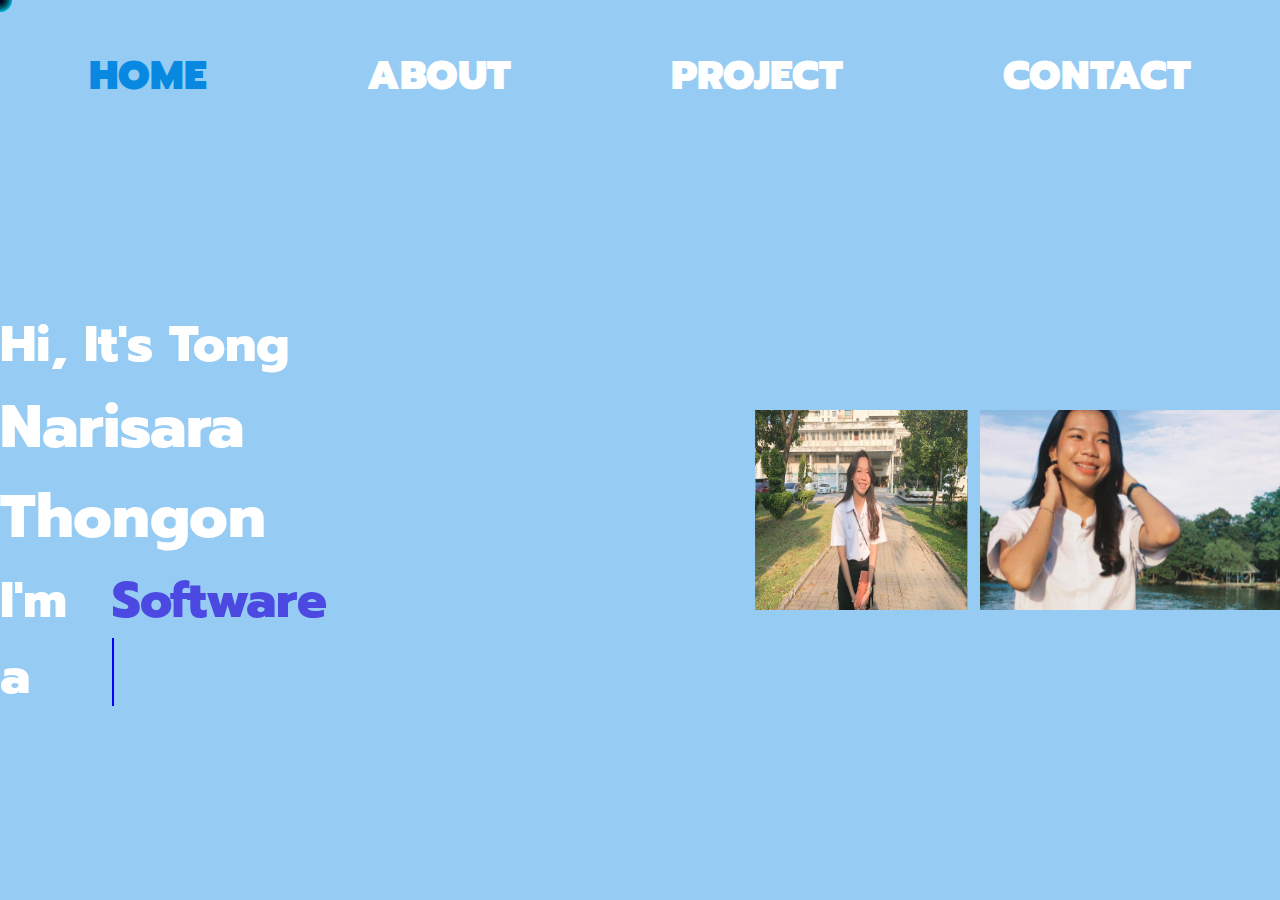
<file: index.html>
<!DOCTYPE html>
<html lang="en">
<head>
    <meta charset="UTF-8">
    <meta name="viewport" content="width=device-width, initial-scale=1.0">
    <title>NARISARA</title>
    <link rel="icon" type="image/x-icon" href="/Proto/icon.ico">
    <link rel="stylesheet" href="./NARIS-Photoroom.ico">
    <link rel="stylesheet" href="./home.css">
    
    
</head>
<body style="background-color: #96ccf3;">

<div class="navbar-nav" id="navbarNav">
  <div class="container">
    <div class="nav-con">
      <ul class="nav" >
        <li class="nav-item">
          <a class="nav-link active1" aria-current="page" href="./index.html">HOME</a>
        </li>
        <li class="nav-item">
          <a class="nav-link" href="./about.html">ABOUT</a>
        </li>
        <li class="nav-item">
          <a class="nav-link" href="./projrct.html">PROJECT</a>
        </li>
        <li class="nav-item">
          <a class="nav-link " href="./contact.html" >CONTACT</a>
        </li>
      
      </ul>
    </div>
  </div>
</div>


<div class="main" >
   <div class="item" >    
       <div class="hello">Hi, It's Tong</div>
       <div class="name">Narisara Thongon</div>
       <div class="text">
        <div class="detail">I'm a</div>
        <div class="detail1"><span>Software Developer</span></div>
       </div>
      </div>
   <div class="item">  
     <div class="gallery d-flex justify-content-center">
    <span style="--i:1"><img src="./me.jpg" alt="image 1"></span>
    <span style="--i:2"><img src="./me.jpg" alt="image 2"></span>
    <span style="--i:3"><img src="./me2.jpg" alt="image 3"></span>
    <span style="--i:4"><img src="./me3.jpg" alt="image 4"></span>
    <span style="--i:5"><img src="./332760177_1880237705666039_5539657157175191748_n.jpg" alt="image 5"></span>
    <span style="--i:6"><img src="./me3.jpg" alt="image 6"></span>
    <span style="--i:7"><img src="./332760177_1880237705666039_5539657157175191748_n.jpg" alt="image 7"></span>
    <span style="--i:8"><img src="./me3.jpg" alt="image 8"></span>
  </div></div>


</div>
</div> 
<div class="circle"></div>
<div class="circle"></div>
<div class="circle"></div>
<div class="circle"></div>
<div class="circle"></div>
<div class="circle"></div>
<div class="circle"></div>
<div class="circle"></div>
<div class="circle"></div>
<div class="circle"></div>
<div class="circle"></div>
<div class="circle"></div>
<div class="circle"></div>
<div class="circle"></div>
<div class="circle"></div>
<div class="circle"></div>
<div class="circle"></div>
<div class="circle"></div>
<div class="circle"></div>
<div class="circle"></div>
</body>
<script src="./home.js"></script>  
</html>
</file>
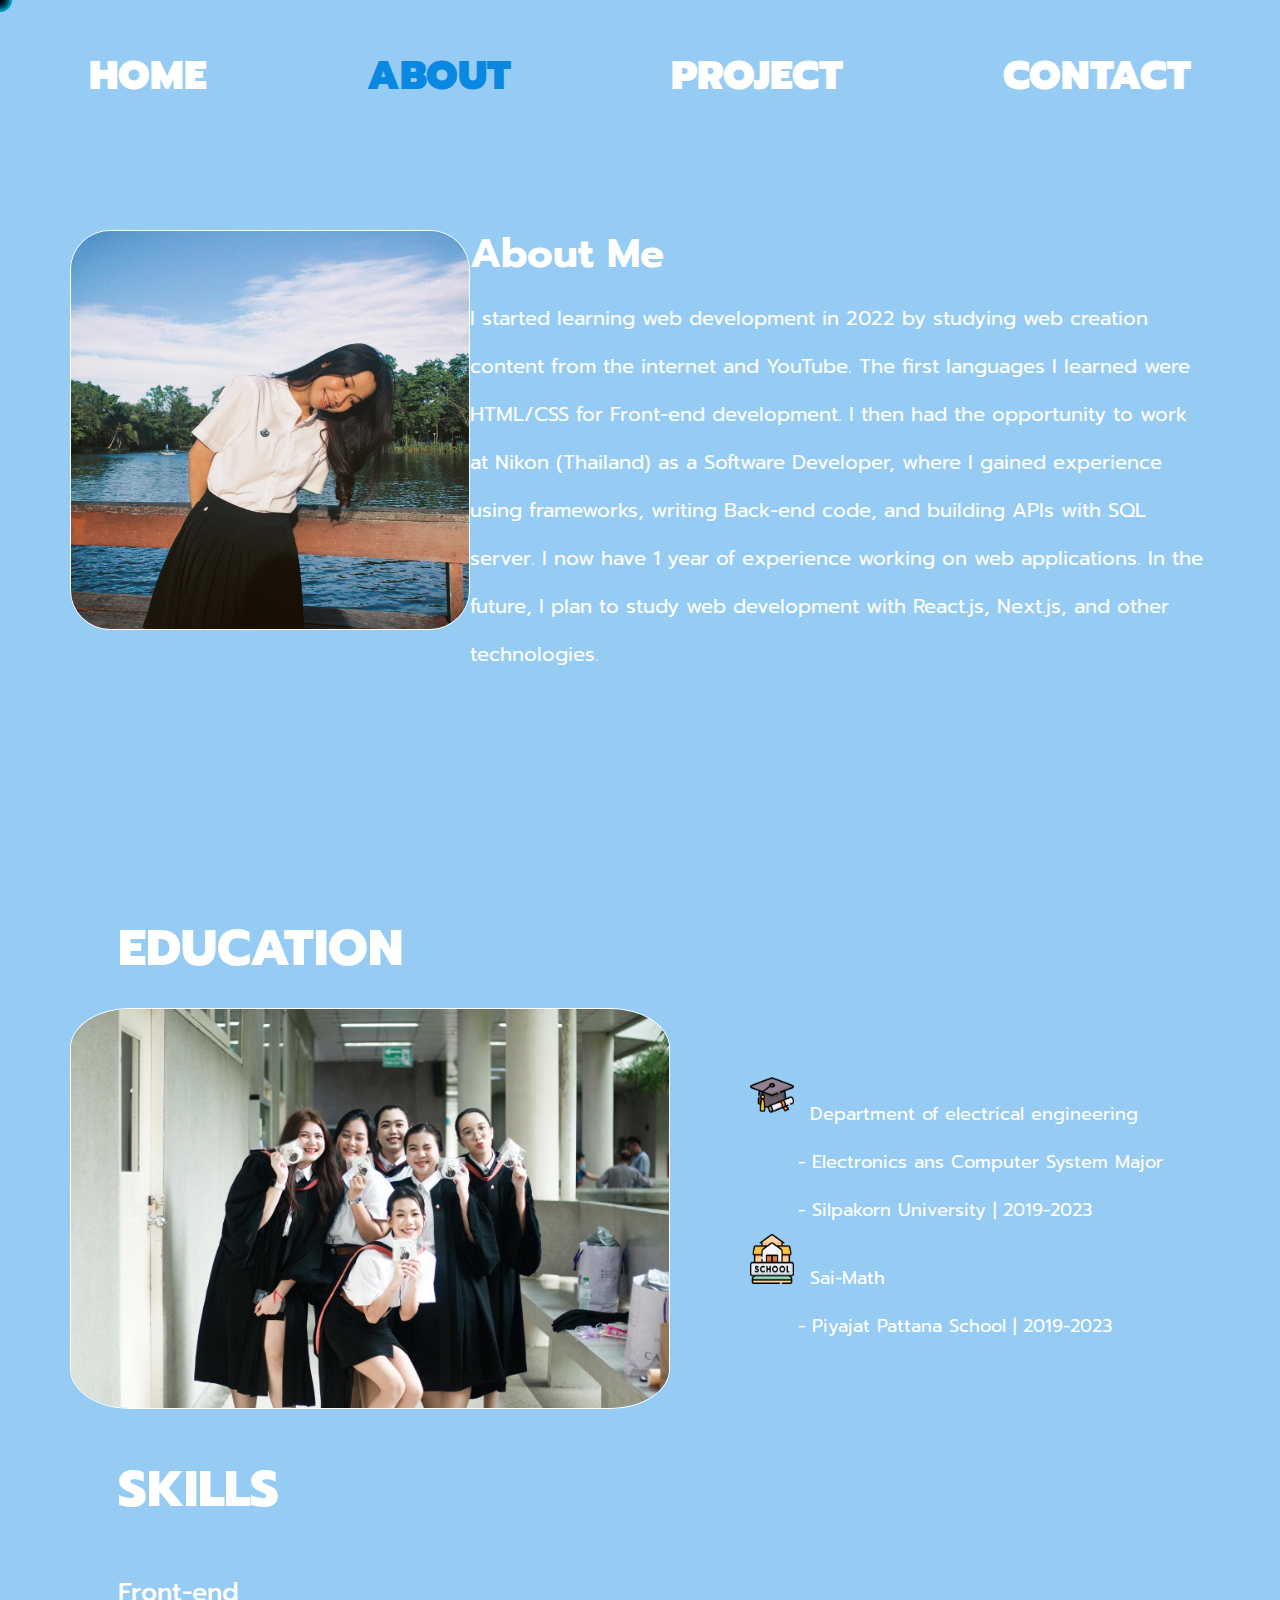
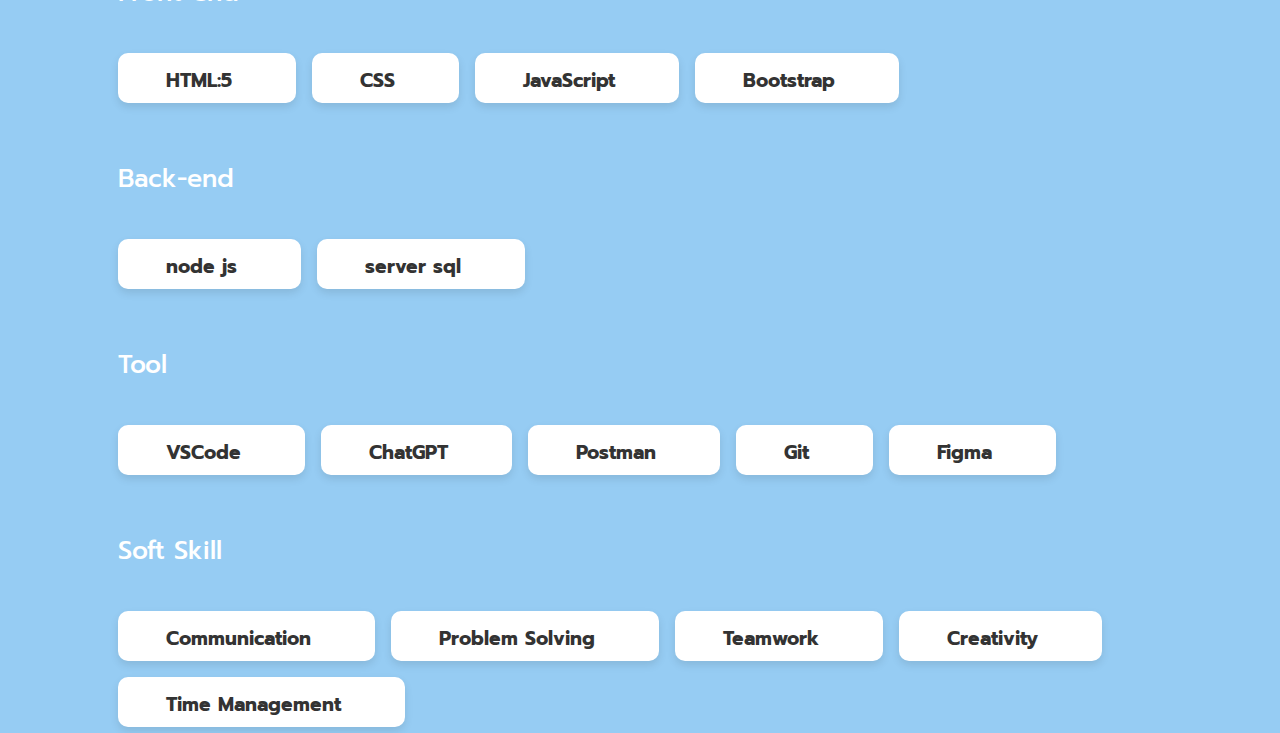
<file: about.html>
<!DOCTYPE html>
<html lang="en">
<head>
    <meta charset="UTF-8">
    <meta name="viewport" content="width=device-width, initial-scale=1.0">
    <title>NARISARA</title>
    <link rel="icon" type="image/x-icon" href="/Proto/icon.ico">
    <link rel="stylesheet" href="./NARIS-Photoroom.ico">
 <link rel="stylesheet" href="./about.css">
</head>
<body style="background-color:  #96ccf3;;
">
    
    <div class="navbar-nav" id="navbarNav">
      <div class="container">
        <div class="nav-con">
          <ul class="nav" >
            <li class="nav-item">
              <a class="nav-link " aria-current="page" href="./index.html">HOME</a>
            </li>
            <li class="nav-item">
              <a class="nav-link active1" href="./about.html">ABOUT</a>
            </li>
            <li class="nav-item">
              <a class="nav-link" href="./projrct.html">PROJECT</a>
            </li>
            <li class="nav-item">
              <a class="nav-link " href="./contact.html" >CONTACT</a>
            </li>
          
          </ul>
        </div>
      </div>
    </div>



    <div class="aboutme">
      <div class="container">
      <div class="item1">
        <div class="photo">
          <img src="./me2.jpg" alt="me2">
        </div>
        <div class="text1">
          <p><b>About Me</b></p> 
          <div id="text1">
            I started learning web development in 2022 by studying web creation content from the internet and YouTube. The first languages I learned were HTML/CSS for Front-end development. I then had the opportunity to work at Nikon (Thailand) as a Software Developer, where I gained experience using frameworks, writing Back-end code, and building APIs with SQL server. I now have 1 year of experience working on web applications. In the future, I plan to study web development with React.js, Next.js, and other technologies.
          </div>

        </div>
      </div>
      <div class="education">
        <p>EDUCATION</p>
        <div class="item2">
          <div class="photo">
            <img src="./Friend.jpg" alt="me3">
          </div>
          <div class="text2">
              <div class="col " id="texteducation"><img src="./graduation-hat.png" alt="Icon" >Department of electrical engineering</div>
   
              <div class="col text-start" id="textme1" >- Electronics ans Computer System Major</div>
              <div class="col  text-start" id="textme1">- Silpakorn University | 2019-2023</div>
              <div class="col text-start" id="texteducation1"><img src="./school.png" alt="Icon" ></i>Sai-Math</div>
              <div class="col text-start" id="textme1"  >- Piyajat Pattana School | 2019-2023</div>
            </div>
  
          </div>
        </div>
      <div class="detail">
        <p>SKILLS</p>
        <div class="item3">
          
          <p>Front-end</p>
          <div class="front">
            <div class="card">
                <p>HTML:5</p>
            </div>
            <div class="card">
                <p>CSS</p>
            </div>
            <div class="card">
                <p>JavaScript</p>
            </div>
            <div class="card">
                <p>Bootstrap</p>
            </div>
        </div>
        

          <p>Back-end</p>
          <div class="back">
            <div class="card">
                <p>node js</p>
            </div>
            <div class="card">
                <p>server sql</p>
            </div>
        </div>
          <p>Tool</p>
          <div class="tool">
            <div class="card">
                <p>VSCode</p>
            </div>
            <div class="card">
                <p>ChatGPT</p>
            </div>
            <div class="card">
                <p>Postman</p>
            </div>
            <div class="card">
                <p>Git</p>
            </div>
            <div class="card">
                <p>Figma</p>
            </div>
        </div>
          <p>Soft Skill</p>
          <div class="skill">
            <div class="card">
                <p>Communication</p>
            </div>
            <div class="card">
                <p>Problem Solving</p>
            </div>
            <div class="card">
                <p>Teamwork</p>
            </div>
            <div class="card">
                <p>Creativity</p>
            </div>
            <div class="card">
                <p>Time Management</p>
            </div>
        </div>
 
  
          </div>
        </div>
    </div>
    </div>
    </div>
    <div class="circle"></div>
    <div class="circle"></div>
    <div class="circle"></div>
    <div class="circle"></div>
    <div class="circle"></div>
    <div class="circle"></div>
    <div class="circle"></div>
    <div class="circle"></div>
    <div class="circle"></div>
    <div class="circle"></div>
    <div class="circle"></div>
    <div class="circle"></div>
    <div class="circle"></div>
    <div class="circle"></div>
    <div class="circle"></div>
    <div class="circle"></div>
    <div class="circle"></div>
    <div class="circle"></div>
    <div class="circle"></div>
    <div class="circle"></div>

     
</body>
<script src="./about.js"></script>  
</html>
</file>
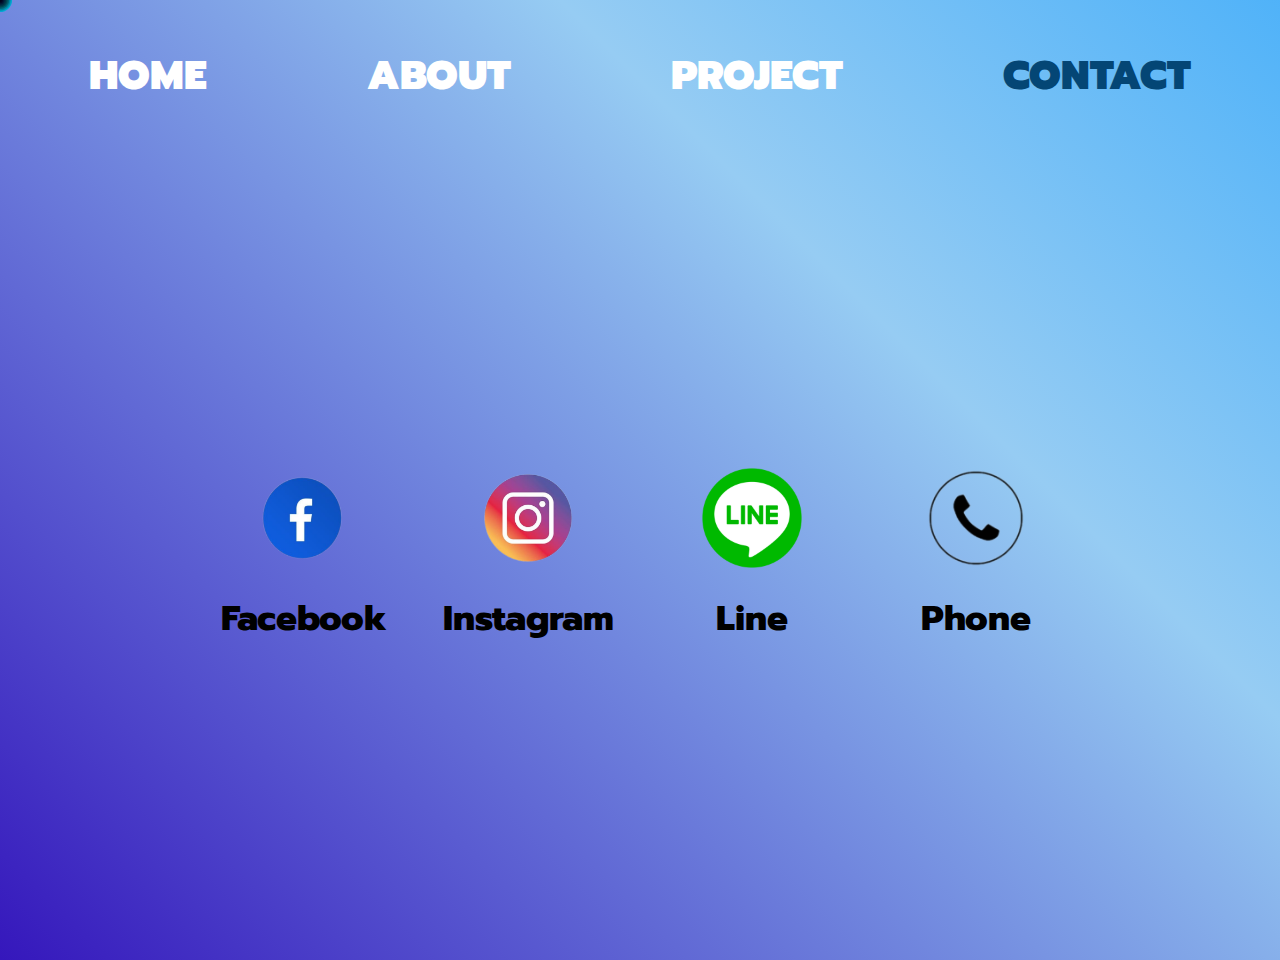
<file: contact.html>
<!DOCTYPE html>
<html lang="en">
<head>
    <meta charset="UTF-8">
    <meta name="viewport" content="width=device-width, initial-scale=1.0">
    <title>NARISARA</title>
    <link rel="icon" type="image/x-icon" href="/Proto/icon.ico">
    <link rel="stylesheet" href="./NARIS-Photoroom.ico">
 <link rel="stylesheet" href="./contact.css">
</head>
<body >
  <d<div class="navbar-nav" id="navbarNav">
    <div class="container">
        <div class="nav-con">
            <ul class="nav">
                <li class="nav-item">
                    <a class="nav-link" aria-current="page" href="./index.html">HOME</a>
                </li>
                <li class="nav-item">
                    <a class="nav-link" href="./about.html">ABOUT</a>
                </li>
                <li class="nav-item">
                    <a class="nav-link" href="./projrct.html">PROJECT</a>
                </li>
                <li class="nav-item">
                    <a class="nav-link active1" href="./contact.html">CONTACT</a>
                </li>
            </ul>
        </div>
    </div>
</div>

<div class="contact">
    <div class="socail">
        <div class="s1">
            <a href="https://www.facebook.com/tong.narisara43/" class="social-link" target="_blank">
                <img class="social-icon rounded-circle" src="./Remove-bg.ai_f.png" alt="Facebook" />
                <h2 class="fw-normal">Facebook</h2>
            </a>
        </div>
        <div class="s1">
            <a href="https://www.instagram.com/tongnarisara/" class="social-link" target="_blank">
                <img class="social-icon rounded-circle" src="./Remove-bg.ai_i.png" alt="Instagram" />
                <h2 class="fw-normal">Instagram</h2>
            </a>
        </div>
        <div class="s1">
            <a href="line://ti/p/tongnarisara" class="social-link" target="_blank">
                <img class="social-icon rounded-circle" src="./Line-Icon-Circle.png" alt="Line" />
                <h2 class="fw-normal">Line</h2>
            </a>
        </div>
        <div class="s1">
            <a href="tel:0614528903" class="social-link" target="_blank">
                <img class="social-icon rounded-circle" src="./Remove-bg.ai_pho.png" alt="Phone"  />
                <h2 class="fw-normal">Phone</h2>
            </a>
        </div>
    </div>
</div>


<div class="circle"></div>
<div class="circle"></div>
<div class="circle"></div>
<div class="circle"></div>
<div class="circle"></div>
<div class="circle"></div>
<div class="circle"></div>
<div class="circle"></div>
<div class="circle"></div>
<div class="circle"></div>
<div class="circle"></div>
<div class="circle"></div>
<div class="circle"></div>
<div class="circle"></div>
<div class="circle"></div>
<div class="circle"></div>
<div class="circle"></div>
<div class="circle"></div>
<div class="circle"></div>
<div class="circle"></div>
</body>
<script src="./contact.js"></script>  
</html>
</file>
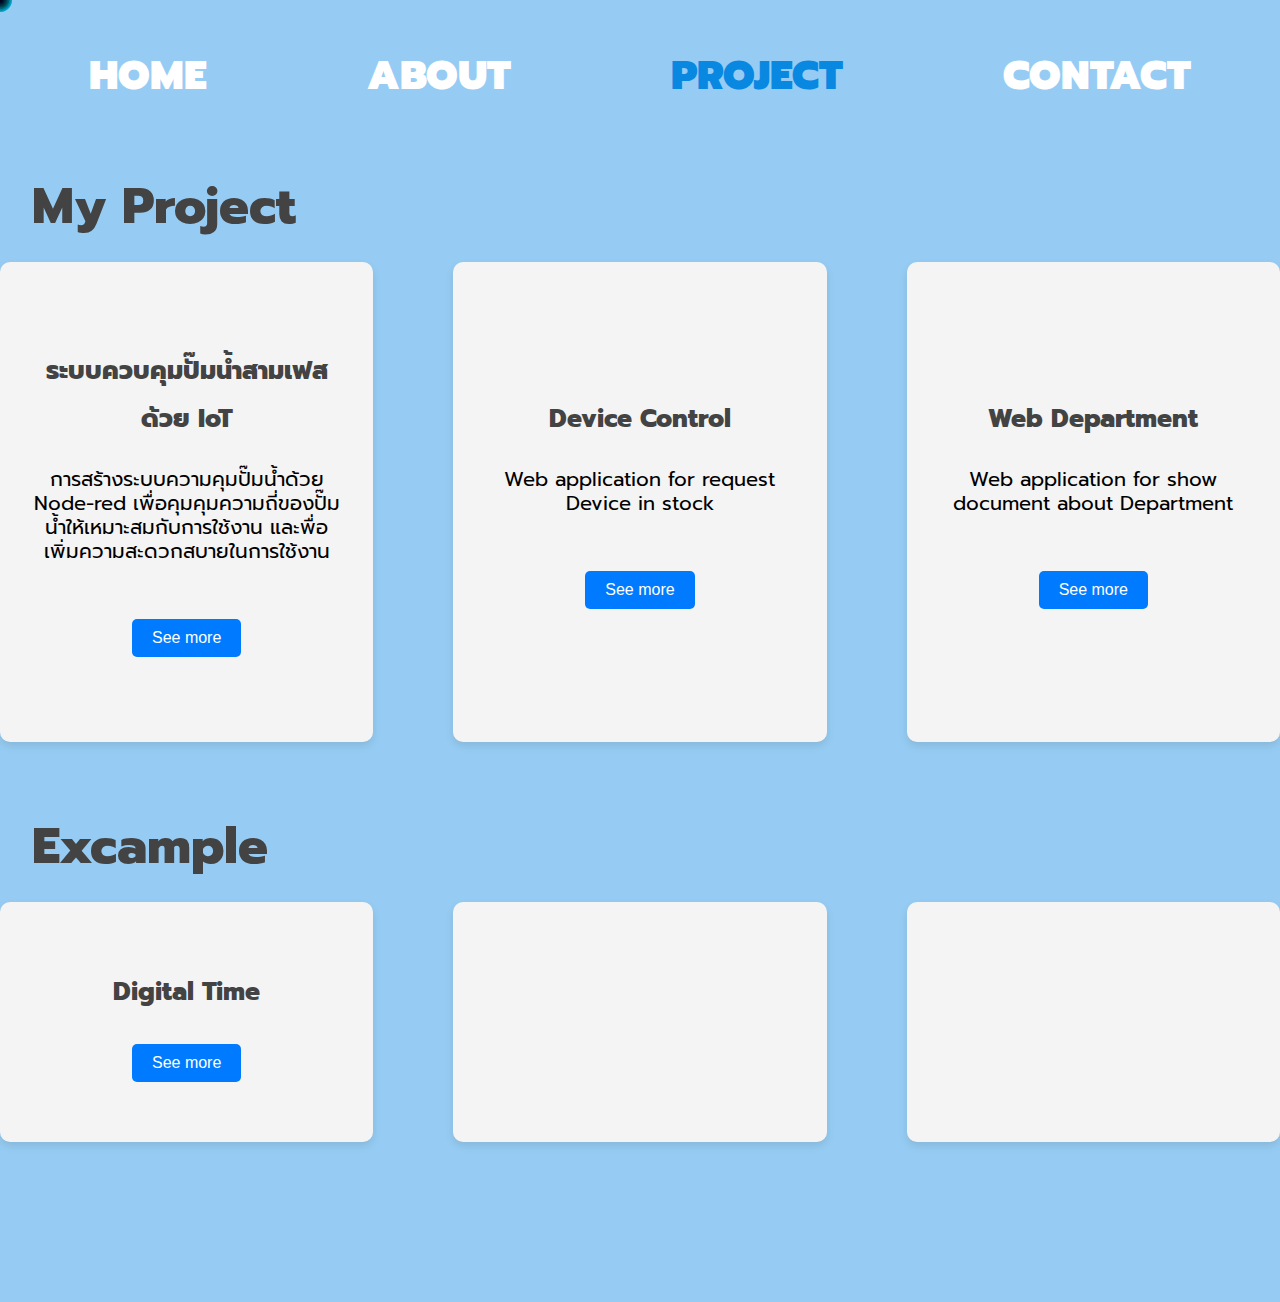
<file: projrct.html>
<!DOCTYPE html>
<html lang="en">
<head>
    <meta charset="UTF-8">
    <meta name="viewport" content="width=device-width, initial-scale=1.0">
    <title>NARIARA</title>
    <link rel="icon" type="image/x-icon" href="/Proto/icon.ico">
   <link rel="stylesheet" href="./NARIS-Photoroom.ico">
   <link rel="stylesheet" href="./project.css">
</head>
<body style="background-color: #96ccf3;">
  <div class="navbar-nav" id="navbarNav">
    <div class="container">
      <div class="nav-con">
        <ul class="nav" >
          <li class="nav-item">
            <a class="nav-link " aria-current="page" href="./index.html">HOME</a>
          </li>
          <li class="nav-item">
            <a class="nav-link " href="./about.html">ABOUT</a>
          </li>
          <li class="nav-item">
            <a class="nav-link active1" href="./projrct.html">PROJECT</a>
          </li>
          <li class="nav-item">
            <a class="nav-link " href="./contact.html" >CONTACT</a>
          </li>
        
        </ul>
      </div>
    </div>
  </div>

  <div class="container">
    <p>My Project</p>
    <div class="box">
      <div class="card">
        <div class="detail">
          <div class="project"> ระบบควบคุมปั๊มน้ำสามเฟสด้วย IoT</div>
          <div class="detailproject">การสร้างระบบความคุมปั๊มน้ำด้วย Node-red เพื่อคุมคุมความถี่ของปั๊มน้ำให้เหมาะสมกับการใช้งาน และพื่อเพิ่มความสะดวกสบายในการใช้งาน </div>
          <div class="see">
           <!-- ปุ่มที่คลิกแล้วเปิด Modal -->
           <button class="open-modal-btn">See more</button>
    
<!-- Modal -->
<div class="modal" id="modal">
  <div class="modal-content">
      <span class="close-btn" id="close-btn">&times;</span>

  <div class="slideshow-container">
    <div class="name1">
      <img src="./Screenshot 2024-08-18 190711.png" alt="photowork">
      <div class="deatailphoto">
        <p ><B>รูปแบบการทำงาน</B></p>
        <p  >1.เปิดสวิสซ์</p>
        <p  >2.ทำการเซ็ทค่ามิเตอร์ให้ตรงกับมอเตอร์ที่ใช้งาน</p>
        <p  >3.ชุดอินเวอร์เตอร์สำหรับสั่งงานหมุ่นของมอเตอร์</p>
        <p  >4.มอเตอร์ปั๊มน้ำ</p>
        <p  >5.เซ็นเซอร์ตรวจจับการไหลน้ำ</p>
        <p  >6.ชุอควบคุมความถี่โดยจะเชื่อมต่อกับ Node-red  </p>
        <p  >7.Nord-red สำหรับควบคุมความถี่สั่งค่าไปยังหมายเลข6เพื่อส่งต่อค่าไปหาหมายเลข 3 อินเวอร์เตอร์</p>
      </div>
      <img src="./Screenshot 2024-08-18 192206.png" alt="photowork">
      <div class="deatailphoto">
        <p >1.ควบคุมการเปิดปิดของ  Auto & Manual</p>
        <p >2.ควบคุมการหมุนกลับเฟส  FWD & REV</p>
        <p >3.ปรับความถี่ 20 Hz,30Hz,50Hz</p>
      </div>
    </div>
 </div>
  </div>
</div>
          </div>
        </div>
        
    </div>
    <div class="card">
      <div class="detail">
        <div class="project">Device Control</div>
        <div class="detailproject">Web application for request Device in stock</div>
        <div class="see">
          <!-- ปุ่มที่คลิกแล้วเปิด Modal -->
          <button class="open-modal-btn2">See more</button>
    
          <!-- Modal -->
          <div class="modal2" id="modal2">
            <div class="modal-content2">
              <span class="close-btn2" id="close-btn2">&times;</span>
              
              <div class="slideshow-container">
                <div class="name2">
                  <div class="work3" style="padding-top: 2rem;">
                    <img src="./21.png" alt="photowork">
                  </div>
                  <div class="work3" style="padding-top: 2rem;">
                    <img src="./22.png" alt="photowork">
                  </div>
                  <div class="work3" style="padding-top: 2rem;">
                    <img src="./23.png" alt="photowork">
                  </div>
                  <div class="work3" style="padding-top: 2rem;">
                    <img src="./24.png" alt="photowork">
                  </div>
                </div>
              </div>
            </div>
          </div>
        </div>
      </div>
    </div>
    
    <div class="card">
      <div class="detail">
        <div class="project">Web Department</div>
        <div class="detailproject">Web application for show document about  Department</div>
        <div class="see">
          <!-- ปุ่มที่คลิกแล้วเปิด Modal -->
          <button class="open-modal-btn3">See more</button>
    
          <!-- Modal -->
          <div class="modal3" id="modal3">
            <div class="modal-content3">
              <span class="close-btn3" id="close-btn3">&times;</span>
              <div class="slideshow-container">
                <div class="name3">
                  <div class="work3" style="padding-top: 2rem;">
                    <img src="./Screenshot 2024-08-24 211511.png" alt="photowork">
                  </div>
                  <div class="work3" style="padding-top: 2rem;">
                    <img src="./Screenshot 2024-08-25 021452.jpg" alt="photowork">
                  </div>
                  <div class="work3" style="padding-top: 2rem;">
                    <img src="./moredetail.png" alt="photowork">
                  </div>
                  <div class="work3" style="padding-top: 2rem;">
                    <img src="./Screenshot 2024-08-25 221413.png" alt="photowork">
                  </div>
                </div>
              </div>
            </div>
          </div>
        </div>
      </div>
    </div>
    </div>
    
   
  </div>
<div class="container" style="margin-top: 5rem; margin-bottom: 10rem;">
  <p>Excample</p>
  <div class="box">
  <div class="card2">
    <div class="detail">
      <div class="project">Digital Time</div>
      <div class="see2">
        <!-- ปุ่มที่คลิกแล้วเปิด Modal -->
        <a href="./time.html">
          <button class="seemore">See more</button>
        </a>
      </div>
    </div>
  </div>
  <div class="card2"></div>
  <div class="card2"></div>
  </div>
</div>

  <div class="circle"></div>
  <div class="circle"></div>
  <div class="circle"></div>
  <div class="circle"></div>
  <div class="circle"></div>
  <div class="circle"></div>
  <div class="circle"></div>
  <div class="circle"></div>
  <div class="circle"></div>
  <div class="circle"></div>
  <div class="circle"></div>
  <div class="circle"></div>
  <div class="circle"></div>
  <div class="circle"></div>
  <div class="circle"></div>
  <div class="circle"></div>
  <div class="circle"></div>
  <div class="circle"></div>
  <div class="circle"></div>
  <div class="circle"></div>
</body>
 
<script src="./project.js"></script>  

</html>
</file>
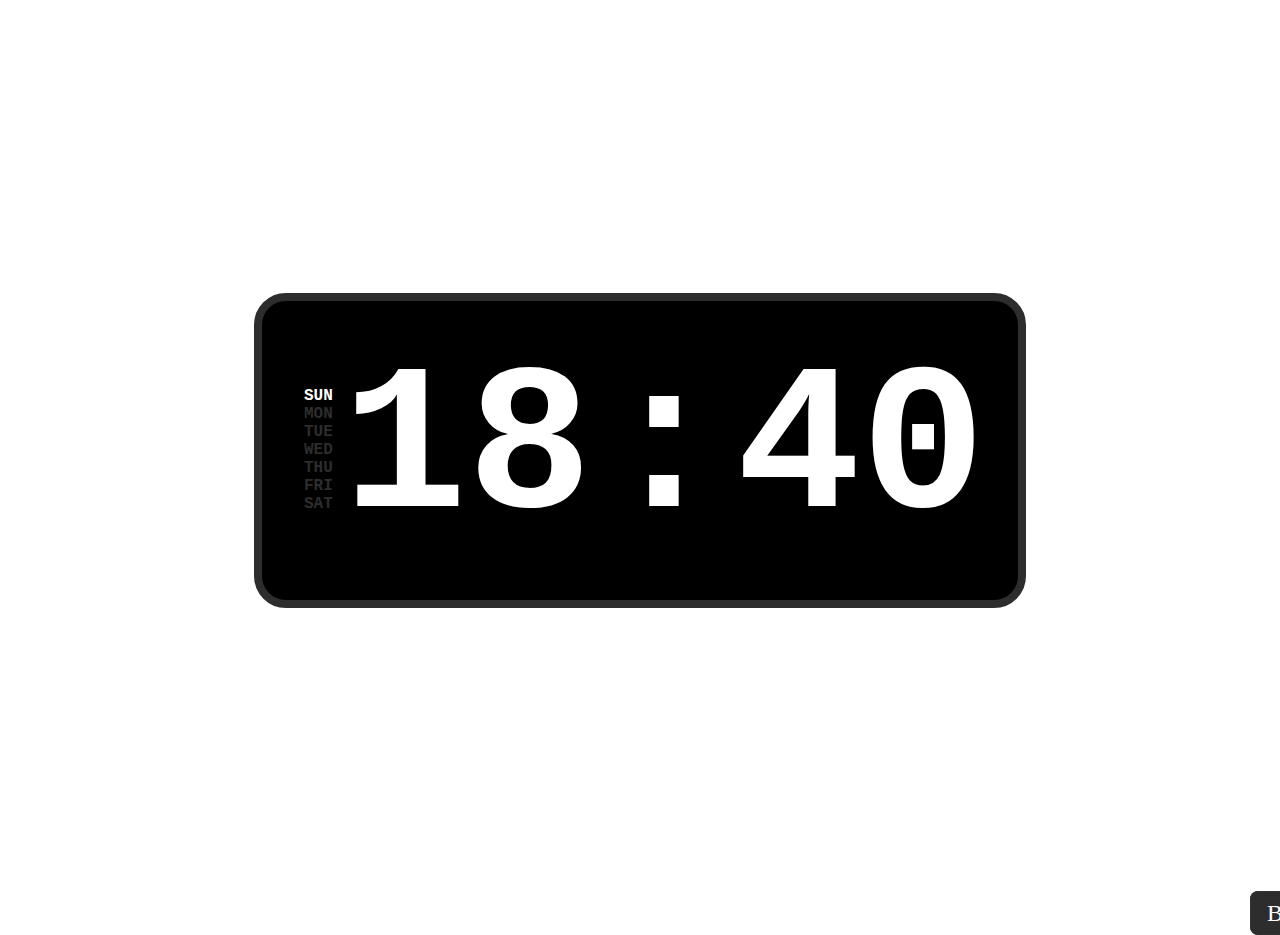
<file: time.html>
<!DOCTYPE html>
<html lang="en">
<head>
    <meta charset="UTF-8">
    <meta name="viewport" content="width=device-width, initial-scale=1.0">
    <title>NARIARA</title>
    <link rel="icon" type="image/x-icon" href="/Proto/icon.ico">
   <link rel="stylesheet" href="./NARIS-Photoroom.ico">
   <link rel="stylesheet" href="./time.css">
</head>
<body >

    <div class="container">
<div class="digital-clock">
<div class="week">
    <div class="active">SUN</div>
    <div>MON</div>
    <div>TUE</div>
    <div>WED</div>
    <div>THU</div>
    <div>FRI</div>
    <div>SAT</div>
</div>  
<div class="time">
<div class="hour"></div> 
<div class="dot">:</div>
<div class="min"></div>
</div>
</div>


</div>
<div class="container2">
    <a href="./projrct.html">Back </a>
</div>

</body>
 
<script src="./time.js"></script> 

</html>
</file>
<file: home.css>
@import url('https://fonts.googleapis.com/css2?family=Prompt:ital,wght@0,100;0,200;0,300;0,400;0,500;0,600;0,700;0,800;0,900;1,100;1,200;1,300;1,400;1,500;1,600;1,700;1,800;1,900&display=swap');

 *{
    padding: 0;
    margin: 0;
    box-sizing: border-box;
}


.container {
    max-width: 1140px;
    margin: 0 auto;
}

.nav-con{
    display: flex;
    justify-content: center;
    align-items: center;
    height: 150px;
}

.nav{
    display: flex;
}

.nav li {
    list-style: none;
}
a{
    color: #fff;
    text-decoration: none;
    margin: 0 5rem;
    font-family: "Prompt", sans-serif;
    font-weight: 900;
    font-size: 40px;
}
.navbar-nav a.active1{
    color:  #0988e2;
} 

.nav li :hover{
    color:  #0988e2;
    text-shadow: 5px 4px 3px #ffffff;
}

@media screen and (max-width:600px) {
    .nav {
        align-items: center;
        justify-content: center;
        flex-direction: row;
        padding: 1rem 0;
        height: 80px;
    }
    a{
        margin: 0 1rem;
        font-size: 25px;
    }
    .main {
        flex-direction: column !important;
        gap: 10rem !important;
        height: 70vh !important;
    }


.item{
    margin-left: 2rem;
}
.item .hello{
font-size: 20px;
}
.item .name{
font-size: 30px;
}

.text .detail {
font-size: 25px;
}
.text .detail1 {
font-size: 25px;
}

.text .detail1 span::after {
    height: 35px;
}

.gallery {
    display: grid; /* ใช้ grid layout เพื่อจัดรูปภาพ */
    grid-template-columns: repeat(3, 1fr); /* แบ่งรูปภาพเป็น 3 คอลัมน์ */
    gap: 0.5rem; /* ปรับระยะห่างระหว่างรูปภาพให้แคบลง */
}

.gallery span {
    width: 100%; /* รูปภาพจะเต็มความกว้างของแต่ละคอลัมน์ */
}

.gallery img {
    width: 100%; /* ให้รูปภาพยืดเต็มขนาดที่มี */
    height: 100%; /* คงอัตราส่วนของรูปภาพ */
}
}

.main{
    display: flex;
 align-items: center;
 justify-content: center;
 height: 80vh;
 gap: 35rem;
}

.text{
    gap: 0.5rem;
    display: flex;
    width: auto;
}

.hello,
.name,
.detail,
.detail1 {
    font-family: "Prompt", sans-serif;
    font-weight: 800;
    color: #FFFFFF;
    text-align: left; 
}
.hello {
    font-size: 50px; 
}

.name {
    font-size: 60px;
}

.detail {
    font-size: 50px;
}

.detail1 {
    font-size: 50px;
    color: #4c49e2;
    margin-left: 2rem;
}

.detail1 span {
    position: relative;
}


.detail1 span::after {
    content: "";
    position: absolute;
    left: 0;
    height: 68px;
    width: 100%;
    border-left: 2px solid blue;
    animation: typing 3.5s steps(10) infinite;
    background: #96ccf3;
}

@keyframes typing {
    100% {
        left: 100%;
        margin: 0 -35px 0 35px;
    }
} 


.gallery {
    position: relative;
    width: 300px;
    height: 200px;
    transform-style: preserve-3d;
    animation: rotate 35s linear infinite;
}

@keyframes rotate {
    from {
        transform: perspective(1200px) rotateY(0deg);
    }
    to {
        transform: perspective(1200px) rotateY(360deg);
    }
}

span {
    position: absolute;
    width: 100%;
    height: 100%;
    transform-origin: center;
    transform-style: preserve-3d;
    transform: rotateY(calc(var(--i) * 45deg)) translateZ(380px);
}

img {
    position: absolute;
    width: 100%;
    height: 100%;
    object-fit: cover;
}

.circle {
    height: 24px;
    width: 24px;
    border-radius: 24px;
    background-color: rgb(36, 0, 119);
    position: fixed; 
    top: 0;
    left: 0;
    pointer-events: none; /* ป้องกันไม่ให้วงกลมไปทับหรือบล็อกการคลิก */
    z-index: 99999999; /* ให้วงกลมแสดงอยู่บนสุด */
}
</file>
<file: about.css>
@import url('https://fonts.googleapis.com/css2?family=Prompt:ital,wght@0,100;0,200;0,300;0,400;0,500;0,600;0,700;0,800;0,900;1,100;1,200;1,300;1,400;1,500;1,600;1,700;1,800;1,900&display=swap');

*{
    padding: 0;
    margin: 0;
    box-sizing: border-box;
}


.container {
    max-width: 1140px;
    margin: 0 auto;
}

.nav-con{
    display: flex;
    justify-content: center;
    align-items: center;
    height: 150px;
}

.nav{
    display: flex;
}

.nav li {
    list-style: none;
}
a{
    color: #fff;
    text-decoration: none;
    margin: 0 5rem;
    font-family: "Prompt", sans-serif;
    font-weight: 900;
    font-size: 40px;
}
.navbar-nav a.active1{
    color:  #0988e2;
} 

.nav li :hover{
    color:  #0988e2;
    text-shadow: 5px 4px 3px #ffffff;
}



@keyframes appear{
    from{
        opacity: 1;
        scale: 0;
    }
    to{
        opacity: 1;
        scale: 1;
    }
}

.education,.softskill,.detail{
    animation: appear  linear;
    animation-timeline: view();
    animation-range: entry 0%;
}


.aboutme{
    justify-items: center;
}

.item1{
    margin-top: 5rem;
    display: flex;
    margin-bottom: 1rem;
    align-content: center;
    height: 50vh;
}

.item1 img {
    width: 400px;
    height: auto;
    border-radius: 10%;
    border:  1px solid white;
}

.text1 p {
    font-family: "Prompt", sans-serif;
    font-size: 40px;
    line-height: 48px;
    color:  #ffffff; 
    padding-bottom: 1rem;
}
.item1 .text1 {
    width: 800px;
    font-family: "Prompt", sans-serif;
    font-size: 20px;
    line-height: 48px;
    color:  #ffffff;
}

.item2{
    display: flex;
    margin-bottom: 1rem;
    align-content: center;
    gap: 3rem;
    justify-content: center;
    align-items: center;
}

.detail{
justify-content: center;
}
.education p {
    margin-bottom: 2rem;
    margin-top: 15rem;
    padding: 1rem;
    padding-left: 3rem;
    font-family: "Prompt", sans-serif;
       font-weight: 800;
       font-size: 50px;
       line-height: 24px;
       color: #FFFFFF;
}



.item2 .photo img {
    width: 600px;
    height: auto;
    border-radius: 10%;
    border:  1px solid white;
}
.item2 .text2 {
    text-align: left; 
    width: 40rem;
    padding: 2rem;
    font-family: "Prompt", sans-serif;
    font-size: 20px;
    line-height: 48px;
    color:  #ffffff;
}
.item2 #textme1 {
    margin-left: 1rem;
    justify-items: center;
    text-align: left; 
    font-family: "Prompt", sans-serif;
    font-size: 18px;
    line-height: 48px;
    color:  #ffffff;
    margin-left: 3rem;
}
.text2 img{
    width: 60px; 
    height: 50px;
    padding-right: 1rem;
}
 
#texteducation,#texteducation1{
    font-family: "Prompt", sans-serif;
    font-size: 18px;
    line-height: 48px;
    color:  #ffffff;
}


.detail p{
    margin-top: 3rem;
    margin-bottom: 2rem;
    padding: 1rem;
    padding-left: 3rem;
    font-family: "Prompt", sans-serif;
       font-weight: 800;
       font-size: 50px;
       line-height: 24px;
       color: #FFFFFF;
}

.item3 p {
    text-align: left;
    font-family: "Prompt", sans-serif;
    font-weight: 500;
    font-size: 25px;
    line-height: 24px;
    color: #FFFFFF;
}


/* Style สำหรับ .front */
.front {
    display: flex;  /* ใช้ Flexbox เพื่อจัดการการจัดเรียง */
    justify-content: start;  /* จัดการระยะห่างระหว่างการ์ด */
    align-items: center;  /* จัดการให้อยู่ในแนวนอนและกลาง */
    flex-wrap: wrap;  /* ให้การ์ดย่อขนาดลงเมื่อหน้าจอเล็ก */
    gap: 1rem;  /* ระยะห่างระหว่างการ์ด */
    margin-left: 3rem;
}
.back {
    display: flex;  /* ใช้ Flexbox เพื่อจัดการการจัดเรียง */
    justify-content: start;  /* จัดการระยะห่างระหว่างการ์ด */
    align-items: center;  /* จัดการให้อยู่ในแนวนอนและกลาง */
    flex-wrap: wrap;  /* ให้การ์ดย่อขนาดลงเมื่อหน้าจอเล็ก */
    gap: 1rem;  /* ระยะห่างระหว่างการ์ด */
    margin-left: 3rem;
}
.tool {
    display: flex;  /* ใช้ Flexbox เพื่อจัดการการจัดเรียง */
    justify-content: start;  /* จัดการระยะห่างระหว่างการ์ด */
    align-items: center;  /* จัดการให้อยู่ในแนวนอนและกลาง */
    flex-wrap: wrap;  /* ให้การ์ดย่อขนาดลงเมื่อหน้าจอเล็ก */
    gap: 1rem;  /* ระยะห่างระหว่างการ์ด */
    margin-left: 3rem;
}
.skill {
    display: flex;  /* ใช้ Flexbox เพื่อจัดการการจัดเรียง */
    justify-content: start;  /* จัดการระยะห่างระหว่างการ์ด */
    align-items: center;  /* จัดการให้อยู่ในแนวนอนและกลาง */
    flex-wrap: wrap;  /* ให้การ์ดย่อขนาดลงเมื่อหน้าจอเล็ก */
    gap: 1rem;  /* ระยะห่างระหว่างการ์ด */
    margin-left: 3rem;
}

.card{
    background-color: #fff;
    border-radius:  10px;
    max-width: auto;
    max-height:50px ;
    box-shadow: 0 4px 8px rgba(0, 0, 0, 0.1);  /* เพิ่มเงาให้การ์ด */
}
.card p{
    font-size: 1.2rem;  /* ขนาดฟอนต์ */
    color: #333;  /* สีข้อความ */
    font-weight: bold;  /* ทำให้ข้อความหนา */
    margin: 0;  /* ลบ margin ของข้อความ */
    text-align: center;  /* จัดข้อความให้อยู่กลาง */
    margin-right: 3rem;  /* เพิ่มระยะห่างขวา */
} 




@media screen and (max-width:600px) {
    .nav {
        align-items: center;
        justify-content: center;
        flex-direction: row;
        padding: 1rem 0;
        height: 80px;
    }
    a{
        margin: 0 1rem;
        font-size: 25px;
    }

    .item1 ,.item2 {
        flex-direction: column ;
        justify-content: center;
        align-items: center;
    }

    .item1 img {
        width: 400px;
        border-radius: 10%;
        border:  1px solid white;
    }

    .text1 p {
        font-size: 35px;

    }
    .item1 .text1  {
        width: 500px;
        font-size: 20px;
    }

    .item2 {
        display: flex;
        flex-direction: column; /* จัดเรียงเนื้อหาในแนวตั้ง */
        align-items: center; /* จัดให้ทุกอย่างอยู่ตรงกลาง */
        margin-bottom: 1rem;
        height: auto; /* เปลี่ยนเป็น auto เพื่อให้ความสูงไม่คงที่ */
        gap: 1rem; /* ปรับระยะห่างระหว่างเนื้อหาภายใน .item2 */
    }

    /* สำหรับ .education */
    .education {
        margin-top: 25rem;
        justify-content: center;
        text-align: center; /* ทำให้ข้อความอยู่กลาง */
    }

    /* สำหรับ .education p */
    .education p {
       text-align: left;
        margin-top: 1rem;
        margin-bottom: 1rem;
        padding: 1rem;
        padding-left: 1rem; /* ลดระยะห่างทางซ้าย */
        font-size: 30px; /* ลดขนาดฟอนต์ */
        line-height: 28px; /* ปรับระยะห่างระหว่างบรรทัด */
    }

    /* สำหรับ .item2 .photo img */
    .item2 .photo img {
        width: 100%; /* ทำให้รูปภาพเต็มความกว้างของ container */
        height: auto;
        border-radius: 10%;
        border: 1px solid white;
    }

   /* สำหรับ .item2 .text2 */
.item2 .text2 {
    width: 100%; /* ให้พื้นที่เต็มความกว้าง */
    padding: 1rem; /* ลดการ padding */
    font-family: "Prompt", sans-serif;
    font-size: 18px; /* ลดขนาดฟอนต์ */
    line-height: 30px; /* ปรับระยะห่างระหว่างบรรทัด */
    text-align: left; /* ทำให้ข้อความทั้งหมดใน .text2 ชิดซ้าย */
}

/* สำหรับ #textme1 */
.item2 #textme1 {
    margin-left: 0; /* ยกเลิก margin-left เพื่อให้ข้อความอยู่ชิดซ้าย */
    text-align: left; /* ปรับให้ข้อความอยู่ชิดซ้าย */
    font-size: 15px; /* ลดขนาดฟอนต์ */
    line-height: 30px; /* ปรับระยะห่างระหว่างบรรทัด */
    color: #ffffff;
}

/* สำหรับ .text2 img */
.text2 img {
    width: 50px; /* ลดขนาดของไอคอน */
    height: 50px;
    padding-right: 1rem; /* เพิ่มระยะห่างระหว่างไอคอนและข้อความ */
    text-align: left; /* ทำให้ไอคอนชิดซ้าย */
}

/* สำหรับ #texteducation และ #texteducation1 */
#texteducation, #texteducation1 {
    margin-top: 2rem;
    text-align: left; /* ทำให้ข้อความใน #texteducation และ #texteducation1 ชิดซ้าย */
    font-size: 18px; /* ลดขนาดฟอนต์ */
    line-height: 28px; /* ปรับระยะห่างระหว่างบรรทัด */
}
}

.circle {
    height: 24px;
    width: 24px;
    border-radius: 24px;
    background-color: rgb(36, 0, 119);
    position: fixed; 
    top: 0;
    left: 0;
    pointer-events: none; /* ป้องกันไม่ให้วงกลมไปทับหรือบล็อกการคลิก */
    z-index: 99999999; /* ให้วงกลมแสดงอยู่บนสุด */
}
</file>
<file: contact.css>
@import url('https://fonts.googleapis.com/css2?family=Prompt:ital,wght@0,100;0,200;0,300;0,400;0,500;0,600;0,700;0,800;0,900;1,100;1,200;1,300;1,400;1,500;1,600;1,700;1,800;1,900&display=swap');

*{
    padding: 0;
    margin: 0;
    box-sizing: border-box;
}


.container {
    width: 100%; /* ขยายให้เต็มความกว้างของหน้าจอ */
    height: 100%; /* ให้ความสูงเต็มจอ */
    margin: 0; /* เอาการ margin ออก */
}


.contact {
    display: flex;       
    width: 100%;
    height: 90vh;              
    justify-content: center;     
    align-items: center;        
    justify-items: center;
}

.socail{
    display: flex;
    flex-wrap: wrap;              /* ให้สามารถจัดวางไอคอนในหลายแถว */
    justify-content: space-around; /* จัดไอคอนให้มีระยะห่างพอเหมาะ */
    width: 70%;  
}

.s1 {
    display: flex;               /* ใช้ Flexbox สำหรับจัดตำแหน่ง */
    flex-direction: column;      /* ให้จัดตำแหน่งในแนวตั้ง */
    justify-content: center;     /* จัดตำแหน่งในแนวนอน (กลาง) */
    align-items: center;         /* จัดตำแหน่งในแนวตั้ง (กลาง) */
    text-align: center;          /* ให้ข้อความตรงกลาง */
    width: 120px;               /* ให้ความสูงเต็มหน้าจอ */
}

.nav-con{
    display: flex;
    justify-content: center;
    align-items: center;
    height: 150px;
}

.nav{
    display: flex;
}

.nav li {
    list-style: none;
}
a{
    color: #fff;
    text-decoration: none;
    margin: 0 5rem;
    font-family: "Prompt", sans-serif;
    font-weight: 900;
    font-size: 40px;
}
.navbar-nav a.active1{
    color:  #044675;
} 

.nav li :hover{
    color: #044675;
    text-shadow: 5px 4px 3px #ffffff;
}

body{
background: linear-gradient(45deg,#3517bc,#96ccf3,#0296ff,#3e8bc2,#e2e2e2);
background-size: 400%,400%;
animation: gradient 5s infinite;
}

@keyframes gradient{
    0%{
        background-position: 0% 50%;
    }
    50%{
        background-position: 100% 50%;
    }
    100%{
        background-position: 0% 50%;
    }
}

@media screen and (max-width:600px) {
    .nav {
        align-items: center;
        justify-content: center;
        flex-direction: row;
        padding: 1rem 0;
        height: 100px;
    }
    a{
        margin: 0 1rem;
        font-size: 25px;
    }
    .contact{
    height: 89vh;  /* ให้ความสูงของ .contact เต็มหน้าจอ */
    }
    .socail{
        flex-direction: column;
        align-items: center;
        justify-content: center;
        height: auto;
    }
    .s1{
      margin-top: 2rem;
    }
}

.container-center {
    min-height: 70vh; 
    display: flex;
    justify-content: center; 
    align-items: center; 
}
.social-icon {
    width: 100px;
    height: 100px;
    object-fit: cover;
    margin-bottom: 10px; 
}
.social-container {
    text-align: center; 
    margin: 0 3rem; 
}

.social-link {

    display: block; 
    text-decoration: none; 
    color: inherit; 
}
.social-link:hover {
    color: #ffffff; 
}

.fw-normal{
    font-family: "Prompt", sans-serif;
    font-weight: 800;
font-size: 35px;
line-height: 48px;

}
.circle {
    height: 24px;
    width: 24px;
    border-radius: 24px;
    background-color: rgb(36, 0, 119);
    position: fixed; 
    top: 0;
    left: 0;
    pointer-events: none; /* ป้องกันไม่ให้วงกลมไปทับหรือบล็อกการคลิก */
    z-index: 99999999; /* ให้วงกลมแสดงอยู่บนสุด */
}
</file>
<file: project.css>
@import url('https://fonts.googleapis.com/css2?family=Prompt:ital,wght@0,100;0,200;0,300;0,400;0,500;0,600;0,700;0,800;0,900;1,100;1,200;1,300;1,400;1,500;1,600;1,700;1,800;1,900&display=swap');


*{
    padding: 0;
    margin: 0;
    box-sizing: border-box;
}


.container {
    max-width: 2000px;
    margin: 0 auto;
}

.nav-con{
    display: flex;
    justify-content: center;
    align-items: center;
    height: 150px;
}

.nav{
    display: flex;
}

.nav li {
    list-style: none;
}
a{
    color: #fff;
    text-decoration: none;
    margin: 0 5rem;
    font-family: "Prompt", sans-serif;
    font-weight: 900;
    font-size: 40px;
}
.navbar-nav a.active1{
    color:  #0988e2;
} 

.nav li :hover{
    color:  #0988e2;
    text-shadow: 5px 4px 3px #ffffff;
}

p{
text-align: start;
font-family: "Prompt", sans-serif;
font-style: normal;
font-weight: 800;
font-size: 50px;
line-height: 48px;
color: #434343;
margin: 2rem;
}

.box{
    display: flex;
    gap: 5rem;
    justify-content: space-around;
}

.card {
    display: flex;
    justify-content: center;  
    align-items: center; 
    width: 30rem;  
    height: 30rem;  
    padding: 2rem;  
    background-color: #f4f4f4; 
    border-radius: 10px;  
    box-shadow: 0 4px 8px rgba(0, 0, 0, 0.1);  
}

/* จัดการกับ .detail */
.detail {
    display: flex;
    flex-direction: column; 
    justify-content: center; 
    align-items: center;  
    width: 100%;  
}

/* จัดการกับข้อความใน .detail */
.project, .detailproject, .see {
    margin: 0.5rem 0;  
    font-size: 1.2rem;  
    color: #333; 
    text-align: center;  
}

.project{
    font-family: "Prompt", sans-serif;
    font-style: normal;
    font-weight: 800;
    font-size: 25px;
    line-height: 48px;
    color: #434343;
}

.detailproject{
    padding-top: 8px;
     font-family: "Prompt", sans-serif;
    font-style: normal;
    font-weight: 400;
    font-size: 20px;
    line-height: 24px;
    color: #000000;
}

.see{
    margin-top: 3rem;
}




/* กำหนดรูปแบบให้ปุ่ม */
.open-modal-btn {
    padding: 10px 20px;
    font-size: 16px;
    background-color: #007BFF;
    color: white;
    border: none;
    border-radius: 5px;
    cursor: pointer;
    transition: background-color 0.3s ease;
}

.open-modal-btn:hover {
    background-color: #0056b3;
}

/* กำหนดรูปแบบของ Modal */
.modal {
    display: none; /* ซ่อน modal ตอนแรก */
    position: fixed;
    top: 0;
    left: 0;
    width: 100%;
    height: 100%;
    background-color: rgba(0, 0, 0, 0.5); /* พื้นหลังมืด */
    justify-content: center;
    align-items: center;
    z-index: 1000;
}

/* กำหนดรูปแบบของเนื้อหาใน modal */
.modal-content {
    position: relative;
    max-width: 1000px; /* กำหนดขนาดสูงสุด */
    max-height: 80vh; /* กำหนดความสูงสูงสุด */
    overflow-y: auto; /* เปิดการเลื่อนเมื่อเนื้อหามากเกินไป */
    background-color: white;
    padding: 20px;
    border-radius: 10px;
    margin: auto;
    display: flex;
    flex-direction: column;
}


.close-btn {
    font-size: 50px;
    position: absolute;
    top: 10px;
    right: 10px;
    cursor: pointer;
}

/* 2 */
.open-modal-btn2 {
    padding: 10px 20px;
    font-size: 16px;
    background-color: #007BFF;
    color: white;
    border: none;
    border-radius: 5px;
    cursor: pointer;
    transition: background-color 0.3s ease;
}

.open-modal-btn2:hover {
    background-color: #0056b3;
}

/* Modal (ซ่อนเมื่อไม่ได้เปิด) */
.modal2 {
    display: none; /* ซ่อน Modal ตอนแรก */
    position: fixed;
    top: 0;
    left: 0;
    width: 100%;
    height: 100%;
    background-color: rgba(0, 0, 0, 0.5); /* พื้นหลังมืด */
    justify-content: center;
    align-items: center;
    z-index: 1000;
    padding: 20px; /* ให้มีช่องว่างรอบๆ */
  }
  
  /* เนื้อหาของ Modal */
  .modal-content2 {
    position: relative; /* ให้ตำแหน่งของปุ่มกากบาทอยู่ภายใน */
    max-width: 350rem; /* กำหนดขนาดสูงสุด */
    max-height: 80vh; /* ความสูงสูงสุด */
    background-color: white;
    padding: 20px;
    border-radius: 10px;
    overflow-y: auto; /* เปิดการเลื่อนเมื่อเนื้อหามากเกินไป */
    margin: auto;
    display: flex;
    flex-direction: column;
    justify-content: flex-start;
  }
  
  /* ปุ่มกากบาท (ปิด Modal) */
  .close-btn2 {
    font-size: 40px;
    position: absolute; /* ทำให้ปุ่มกากบาทอยู่ที่มุมขวาบน */
    top: 10px;
    right: 10px;
    cursor: pointer;
    color: black;
  }
  
  /* สำหรับ Slideshow */
  .slideshow-container {
    position: relative;
    margin: auto;
  }
  
  .name2 {
    display: flex;
    flex-direction: column;
    justify-content: center;
    align-items: center;
    padding: 10px;
  }
  
  .work3 img {
    max-width: 100%;
    border-radius: 10px;
    margin: 1rem 0;
    box-shadow: 0px 4px 8px rgba(0, 0, 0, 0.1);
    display: block;
  }
  
  /* Fading animation */
  @keyframes fade {
    from { opacity: 0.4; }
    to { opacity: 1; }
  }
  
  .work3 {
    animation-name: fade;
    animation-duration: 1.5s;
  }
  
/* end2 */
/* 3 */
.open-modal-btn3 {
    padding: 10px 20px;
    font-size: 16px;
    background-color: #007BFF;
    color: white;
    border: none;
    border-radius: 5px;
    cursor: pointer;
    transition: background-color 0.3s ease;
}

.open-modal-btn3:hover {
    background-color: #0056b3;
}

/* Modal (ซ่อนเมื่อไม่ได้เปิด) */
.modal3 {
    display: none; /* ซ่อน Modal ตอนแรก */
    position: fixed;
    top: 0;
    left: 0;
    width: 100%;
    height: 100%;
    background-color: rgba(0, 0, 0, 0.5); /* พื้นหลังมืด */
    justify-content: center;
    align-items: center;
    z-index: 1000;
    padding: 20px; /* ให้มีช่องว่างรอบๆ */
  }
  
  /* เนื้อหาของ Modal */
  .modal-content3 {
    position: relative; /* ให้ตำแหน่งของปุ่มกากบาทอยู่ภายใน */
    max-width: 300rem; /* กำหนดขนาดสูงสุด */
    max-height: 80vh; /* ความสูงสูงสุด */
    background-color: white;
    padding: 20px;
    border-radius: 10px;
    overflow-y: auto; /* เปิดการเลื่อนเมื่อเนื้อหามากเกินไป */
    margin: auto;
    display: flex;
    flex-direction: column;
    justify-content: flex-start;
  }
  
  /* ปุ่มกากบาท (ปิด Modal) */
  .close-btn3 {
    font-size: 40px;
    position: absolute; /* ทำให้ปุ่มกากบาทอยู่ที่มุมขวาบน */
    top: 10px;
    right: 10px;
    cursor: pointer;
    color: black;
  }
  
  /* สำหรับ Slideshow */
  .slideshow-container {
    position: relative;
    margin: auto;
  }
  
  .name3 {
    display: flex;
    flex-direction: column;
    justify-content: center;
    align-items: center;
    padding: 10px;
  }
  
  .work3 img {
    max-width: 100%;
    border-radius: 10px;
    margin: 1rem 0;
    box-shadow: 0px 4px 8px rgba(0, 0, 0, 0.1);
    display: block;
  }
  
  /* Fading animation */
  @keyframes fade {
    from { opacity: 0.4; }
    to { opacity: 1; }
  }
  
  .work3 {
    animation-name: fade;
    animation-duration: 1.5s;
  }
  
/* end3 */

/* Slideshow container */
.slideshow-container {
    max-width: 1000px;
    position: relative;
    margin: auto;
  }
  
  
  /* Caption text */
  .text {
    color: #f2f2f2;
    font-size: 15px;
    padding: 8px 12px;
    position: absolute;
    bottom: 8px;
    width: 100%;
    text-align: left;
  }
  
  /* Number text (1/3 etc) */
  .numbertext {
    color: #f2f2f2;
    font-size: 12px;
    padding: 8px 12px;
    position: absolute;
    top: 0;
  }

  .name1 {
    display: flex;
    flex-direction: column; /* จัดเรียงเนื้อหาภายในในแนวตั้ง */
    justify-content: center; /* จัดตำแหน่งให้เนื้อหากลาง */
    width: 100%;  /* กว้างเต็มพื้นที่ */
    position: relative; /* กำหนดให้เป็นตำแหน่งสัมพัทธ์ */
    max-width: 1000px; /* กำหนดขนาดสูงสุด */
    height: auto; /* ให้เนื้อหาขยายได้ตามความสูงของเนื้อหาที่มี */
    overflow-y: auto; /* เปิดการเลื่อนเมื่อเนื้อหามากเกินไป */
}
  .name1 img {
   margin: 1rem;
}

  .deatailphoto p {
    text-align: left;
    font-family: "Prompt", sans-serif;
    font-style: normal;
    font-weight: 500;
    font-size: 20px;
    line-height: 48px;
    color: #434343;
    margin: 2rem;
  }
  /* Fading animation */
  .fade {
    animation-name: fade;
    animation-duration: 1.5s;
  }
  
  @keyframes fade {
    from {opacity: .4} 
    to {opacity: 1}
  }
  
  /* On smaller screens, decrease text size */
  @media only screen and (max-width: 300px) {
    .prev, .next,.text {font-size: 11px}
  }

  

#textwork{
    font-size: 15px; 
}



@media screen and (max-width:1100px) {
    .nav {
        align-items: center;
        justify-content: center;
        flex-direction: row;
        padding: 1rem 0;
        height: 80px;
    }
    a{
        margin: 0 1rem;
        font-size: 25px;
    }
 
    .box{
        flex-direction: column;
        justify-content: center;
        align-items: center;
    }
}

@media screen and (max-width:600px) {
    .open-modal-btn {
        padding: 8px 16px;
        font-size: 14px;
    }

    /* ปรับขนาดของเนื้อหาใน modal */
    .modal-content {
        max-width: 90%;  /* ขนาดสูงสุดลดลงจาก 1000px เป็น 90% */
        max-height: 70vh; /* ลดความสูงสูงสุดลง */
        padding: 15px; /* ลดการ padding */
    }
  

    .name1 {
        display: flex;
        flex-direction: column; /* จัดเรียงเนื้อหาภายในในแนวตั้ง */
        justify-content: center; /* จัดตำแหน่งในแนวตั้งให้กึ่งกลาง */
        align-items: center; /* จัดตำแหน่งในแนวนอนให้กึ่งกลาง */
        width: 100%;
        position: relative;
        max-width: 1000px;
        height: auto;
        overflow-y: auto;
        text-align: left;
    }
    /* ปรับขนาดของปุ่มปิด */
    .close-btn {
        font-size: 40px;
    }

    /* ปรับขนาดของรูปภาพใน name1 */
    .name1 img {
        margin: 0.5rem; /* ลดขนาด margin ของภาพ */
        width: 350px;
    }

    /* ปรับขนาดข้อความใน deatailphoto */
    .deatailphoto p {
        font-size: 18px;
        line-height: 36px;
    }

    /* ลดขนาดของ caption text ใน slideshow */
    .text {
        font-size: 14px;  /* ลดขนาดข้อความ */
        padding: 6px 10px;
    }

    /* ลดขนาดของ numbertext ใน slideshow */
    .numbertext {
        font-size: 10px;
        padding: 6px 10px;
    }
}
.circle {
  height: 24px;
  width: 24px;
  border-radius: 24px;
  background-color: rgb(36, 0, 119);
  position: fixed; 
  top: 0;
  left: 0;
  pointer-events: none; /* ป้องกันไม่ให้วงกลมไปทับหรือบล็อกการคลิก */
  z-index: 99999999; /* ให้วงกลมแสดงอยู่บนสุด */
}

/* สไตล์ปุ่ม */
.seemore {
  padding: 10px 20px;
  font-size: 16px;
  background-color: #007BFF;
  color: white;
  border: none;
  border-radius: 5px;
  cursor: pointer;
  transition: background-color 0.3s ease;
  display: inline-block; /* ให้ปุ่มมีความยาวพอดีกับข้อความ */
}

.seemore a {
  color: white;
  text-decoration: none;
  font-size: 16px;
}

.seemore:hover {
  background-color: #0056b3;
}

.card2 {
  display: flex;
  justify-content: center;  
  align-items: center; 
  width: 30rem;  
  height: 15rem;  
  padding: 2rem;  
  background-color: #f4f4f4; 
  border-radius: 10px;  
  box-shadow: 0 4px 8px rgba(0, 0, 0, 0.1);  
}
</file>
<file: time.css>
*{
    padding: 0;
    margin: 0;
    box-sizing: border-box;
}

.container {
    display: flex; /* ใช้ Flexbox */
    height: 100vh; /* ให้ความสูงเต็มหน้าจอ */
    justify-content: center; /* จัดเนื้อหาให้กึ่งกลางในแนวนอน */
    align-items: center; /* จัดเนื้อหาให้กึ่งกลางในแนวตั้ง */
}

.digital-clock{
    padding: 2rem;
    display: flex; 
    justify-content: center;
    justify-items: center;
    align-items: center;
    background-color: black;
    color: #fff;
     border-radius: 2rem;
     border: 0.5rem solid #2d2d2d;
}
.week{
    display: flex;
    flex-direction: column;
    justify-content: center;
    align-items: center;
    width: 3rem;
    color: #2d2d2d;
    font-weight: bold;
    font-family: 'Courier New', Courier, monospace;
}
.week .active {
color: #fff;
}

.time{
    font-weight: bold;
    font-family: 'Courier New', Courier, monospace;
}

.hour,
.min,
.dot{
    display: inline-block;
    font-size: 13rem;
}

.min{
    display: math;
}
.invsible{
    visibility: hidden;
}


.container2 {
    position: absolute;
    top: 900px;
    left: 1250px;
  }
  
  .container2 a {
    font-size: 1.5rem;
    padding: 0.5rem 1rem;
    text-decoration: none;
    background-color: #2d2d2d;
    color: white;
    border-radius: 0.5rem;
    border: 1px solid #333;
    transition: background-color 0.3s ease;
  }
  
  .container2 a:hover {
    background-color: #444;
  }
</file>
